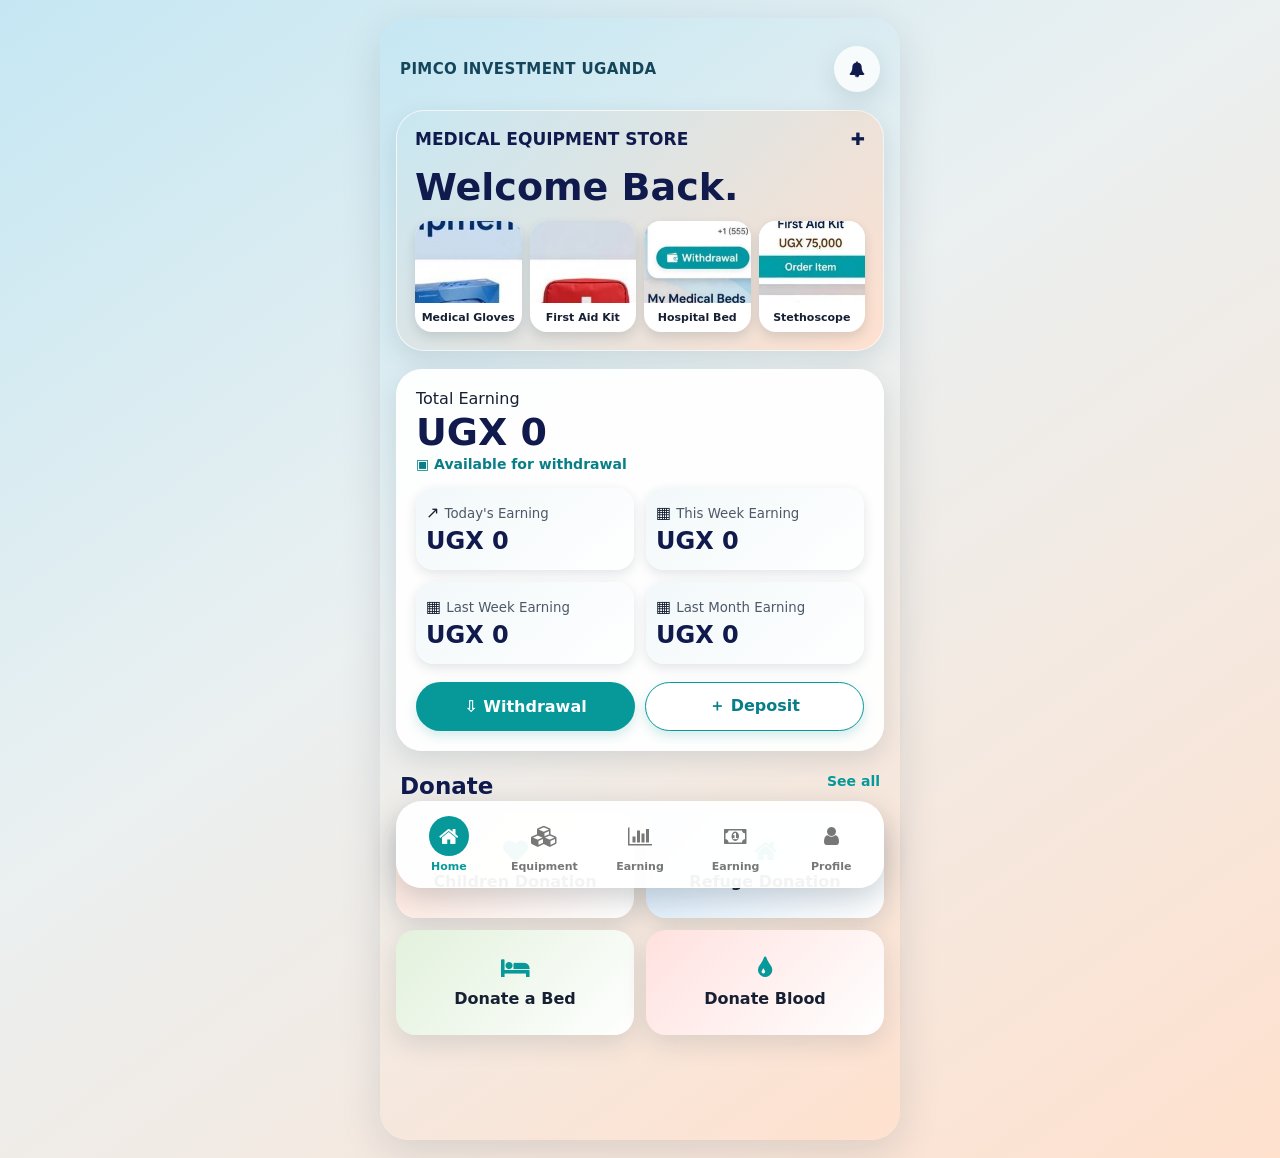
<file: index.html>
<!doctype html>
<html lang="en">
<head>
<meta charset="utf-8"><meta name="viewport" content="width=device-width,initial-scale=1,maximum-scale=1,user-scalable=no">
<meta name="theme-color" content="#d9eef5"><title>PIMCO Investment Uganda</title>
<style>
:root{--teal:#07999a;--teal2:#087e89;--navy:#101a4d;--ink:#172033;--muted:#687386;--paper:#fff;--shadow:0 9px 24px #18364a20}
*{box-sizing:border-box}body{margin:0;font-family:Inter,system-ui,-apple-system,"Segoe UI",Arial,sans-serif;color:var(--ink);background:linear-gradient(145deg,#c5e7f3 0%,#eaf0f1 42%,#ffe1ce 100%);min-height:100vh}
button,input{font:inherit}button{cursor:pointer}.app{max-width:520px;margin:auto;min-height:100vh;padding:16px 16px 105px;position:relative}
.top{display:flex;align-items:center;justify-content:space-between;padding:12px 4px 18px}.brand{font-size:15px;font-weight:850;letter-spacing:.4px;color:#15455a}.iconbtn{border:0;background:#ffffffc9;border-radius:50%;width:46px;height:46px;box-shadow:var(--shadow);display:grid;place-items:center;color:var(--navy)}
h1{font-size:36px;line-height:1.1;color:var(--navy);margin:12px 4px 20px;font-weight:850}h2{font-size:23px;color:var(--navy);margin:22px 4px 14px}h3{margin:0 0 6px;color:var(--navy)}
.card{background:#fffffff2;border-radius:26px;padding:20px;box-shadow:var(--shadow);margin-bottom:16px}
.hero{background:linear-gradient(135deg,#c8e7f2,#ffe0ce);border:1px solid #ffffffa8;border-radius:28px;padding:18px;box-shadow:var(--shadow);margin-bottom:18px}
.herohead{display:flex;align-items:center;justify-content:space-between;font-weight:800;color:var(--navy);font-size:17px}.hero h1{margin:18px 0 12px;font-size:38px}
.carousel{display:grid;grid-template-columns:repeat(4,1fr);gap:8px}.slide{background:#fff;border-radius:17px;overflow:hidden;box-shadow:0 5px 12px #142e3a24;text-align:center;font-size:11px;font-weight:750}.slide img{width:100%;height:82px;object-fit:cover;display:block}.slide span{display:block;padding:8px 2px}
.balance{font-size:38px;font-weight:900;color:var(--navy);margin:2px 0}.sub{color:var(--teal2);font-size:14px;font-weight:650}.stats{display:grid;grid-template-columns:1fr 1fr;gap:12px;margin-top:16px}.stat{padding:15px 10px;border-radius:18px;background:linear-gradient(140deg,#f2f8fa,#fff);box-shadow:0 4px 12px #1c304020}.stat small{color:#4d5968}.stat strong{display:block;font-size:24px;color:var(--navy);margin-top:5px}
.actions{display:grid;grid-template-columns:1fr 1fr;gap:10px;margin-top:18px}.btn{border:0;border-radius:999px;padding:13px 12px;font-weight:800;background:var(--teal);color:white;box-shadow:0 5px 12px #078c8c2b}.btn.outline{background:#fff;color:var(--teal2);border:1.5px solid var(--teal)}
.donations{display:grid;grid-template-columns:1fr 1fr;gap:12px}.donate{min-height:105px;border-radius:20px;padding:14px;background:linear-gradient(135deg,#ffe5da,#fff);display:flex;flex-direction:column;align-items:center;justify-content:center;gap:8px;box-shadow:var(--shadow);font-weight:700;text-align:center}.donate:nth-child(2){background:linear-gradient(135deg,#d6e9fa,#fff)}.donate:nth-child(3){background:linear-gradient(135deg,#e2f1dc,#fff)}.donate:nth-child(4){background:linear-gradient(135deg,#ffe1df,#fff)}
.grid{display:grid;grid-template-columns:1fr 1fr;gap:13px}.product{background:#fff;border-radius:20px;padding:12px;text-align:center;box-shadow:var(--shadow);display:flex;flex-direction:column;align-items:center}.product img{width:100%;height:128px;object-fit:contain;border-radius:13px;background:linear-gradient(135deg,#f0f8fa,#fff)}.product h3{font-size:15px;margin:10px 0 3px}.price{font-weight:850;color:#80552c;margin-bottom:10px}.product .btn{width:100%;border-radius:12px;padding:10px}
.profile{text-align:center}.avatar{width:118px;height:118px;border-radius:50%;margin:0 auto 12px;background:linear-gradient(135deg,#d9eaf2,#fce1d4);display:grid;place-items:center;color:#3c7284}.profile h2{margin:4px}.phone{color:#687386;margin:7px}.profile .actions{margin-top:18px}.bedgrid{display:grid;grid-template-columns:1fr 1fr;gap:12px}.bedgrid img{width:100%;height:150px;object-fit:cover;border-radius:16px}.menu{padding:0;overflow:hidden}.menuitem{display:flex;align-items:center;gap:14px;padding:16px;border-bottom:1px solid #edf0f2;font-weight:650}.menuitem:last-child{border:0}.roundicon{background:#e5f6f5;color:var(--teal);border-radius:50%;width:42px;height:42px;display:grid;place-items:center}.logout{background:#df343b;width:100%;margin-top:14px}
.inviteart{background:linear-gradient(135deg,#ffe2d5,#d9eff7);border-radius:18px;padding:28px;text-align:center;font-size:54px}.codebox{background:#f6f3ef;border-radius:16px;padding:14px;margin-top:15px;text-align:left}.code{font-size:27px;color:var(--teal);font-weight:900}.commission{margin:12px 0}.bar{height:10px;background:#e6ebee;border-radius:20px;overflow:hidden}.bar i{display:block;height:100%;background:var(--teal);border-radius:20px}.rowline{display:flex;justify-content:space-between;gap:12px;margin:12px 0;font-weight:700}
.nav{position:fixed;z-index:10;bottom:12px;left:50%;transform:translateX(-50%);width:min(488px,calc(100% - 24px));background:#fffffff2;border-radius:26px;box-shadow:0 10px 30px #172a3c35;display:grid;grid-template-columns:repeat(5,1fr);padding:10px 5px max(10px,env(safe-area-inset-bottom))}
.nav button{border:0;background:transparent;color:#777;display:flex;flex-direction:column;align-items:center;gap:4px;font-size:11px;font-weight:650;padding:5px 0}.nav button.active{color:var(--teal)}.nav button.active .navico{background:var(--teal);color:white}.navico{width:40px;height:40px;border-radius:50%;display:grid;place-items:center}
.page{display:none}.page.active{display:block}.empty{padding:26px;text-align:center;color:var(--muted)}
.modalback{position:fixed;inset:0;background:#0e1c2b70;display:none;align-items:flex-end;justify-content:center;z-index:30}.modal{background:#fff;border-radius:25px 25px 0 0;width:min(520px,100%);padding:24px 20px 30px;box-shadow:0 -10px 35px #0002}.modal input{width:100%;padding:13px;border:1px solid #ccd6dc;border-radius:12px;margin:8px 0 15px}.close{float:right;border:0;background:#edf2f4;border-radius:50%;width:34px;height:34px}
.toast{position:fixed;z-index:40;bottom:100px;left:50%;transform:translateX(-50%);background:#15243a;color:#fff;padding:11px 18px;border-radius:99px;display:none;font-size:13px}
@media(min-width:600px){body{padding:18px 0}.app{border-radius:28px;box-shadow:0 12px 40px #172a3c20;background:linear-gradient(145deg,#c5e7f3 0%,#eaf0f1 42%,#ffe1ce 100%)}}

@font-face{font-family:'FA';src:url('assets/fontawesome.otf') format('opentype');font-weight:normal;font-style:normal;font-display:block}
.fa{font-family:'FA'!important;font-weight:normal;font-style:normal;display:inline-block;line-height:1}
.navico .fa{font-size:21px}.roundicon .fa{font-size:18px}.donate .fa{font-size:25px;color:var(--teal)}
</style></head><body>
<div class="app">
<header class="top"><div class="brand">PIMCO INVESTMENT UGANDA</div><button class="iconbtn" onclick="toast('No new notifications')" aria-label="Notifications"><i class="fa">&#xf0f3;</i></button></header>
<section id="home" class="page active">
<div class="hero"><div class="herohead">MEDICAL EQUIPMENT STORE <span>✚</span></div><h1>Welcome Back.</h1><div class="carousel">
<div class="slide"><img src="assets/gloves.jpg" alt="Medical gloves"><span>Medical Gloves</span></div><div class="slide"><img src="assets/first-aid.jpg" alt="First aid kit"><span>First Aid Kit</span></div><div class="slide"><img src="assets/bed.jpg" alt="Hospital bed"><span>Hospital Bed</span></div><div class="slide"><img src="assets/nebulizer.jpg" alt="Stethoscope"><span>Stethoscope</span></div></div></div>
<div class="card"><div>Total Earning</div><div class="balance">UGX 0</div><div class="sub">▣ Available for withdrawal</div><div class="stats"><div class="stat">↗ <small>Today's Earning</small><strong>UGX 0</strong></div><div class="stat">▦ <small>This Week Earning</small><strong>UGX 0</strong></div><div class="stat">▦ <small>Last Week Earning</small><strong>UGX 0</strong></div><div class="stat">▦ <small>Last Month Earning</small><strong>UGX 0</strong></div></div><div class="actions"><button class="btn" onclick="openModal('Withdrawal')">⇩ Withdrawal</button><button class="btn outline" onclick="openModal('Deposit')">＋ Deposit</button></div></div>
<h2>Donate <span style="float:right;font-size:14px;color:var(--teal)">See all</span></h2><div class="donations"><div class="donate"><i class="fa">&#xf004;</i><span>Children Donation</span></div><div class="donate"><i class="fa">&#xf015;</i><span>Refuge Donation</span></div><div class="donate"><i class="fa">&#xf236;</i><span>Donate a Bed</span></div><div class="donate"><i class="fa">&#xf043;</i><span>Donate Blood</span></div></div>
</section>
<section id="equipment" class="page"><h1>Equipment</h1><div class="grid" id="products"></div></section>
<section id="earning" class="page"><h1>Earning</h1><div class="card"><div>Total Earning</div><div class="balance">UGX 0</div><p class="sub">Your earnings summary</p><div class="stats"><div class="stat">Today<strong>UGX 0</strong></div><div class="stat">This week<strong>UGX 0</strong></div><div class="stat">Last week<strong>UGX 0</strong></div><div class="stat">This month<strong>UGX 0</strong></div></div></div><div class="card"><h3>Commission levels</h3><div class="commission">LV1 · Direct invites — 30%<div class="bar"><i style="width:100%"></i></div></div><div class="commission">LV2 · Second level — 5%<div class="bar"><i style="width:35%"></i></div></div><div class="commission">LV3 · Third level — 2%<div class="bar"><i style="width:15%"></i></div></div></div></section>
<section id="bonus" class="page"><h1>Invite</h1><div class="card"><h2 style="margin-top:0;text-align:center">Invite Friends & Earn</h2><div class="inviteart">👥 🎁</div><div class="codebox">Invite Code:<div class="rowline"><span class="code">MED1234</span><button class="btn outline" onclick="copyText('MED1234')">Copy</button></div></div><div class="codebox">Invite Link<div class="rowline"><small>https://medstore.app/invite?code=MED1234</small><button class="btn outline" onclick="copyText('https://medstore.app/invite?code=MED1234')">Copy</button></div></div><div class="actions"><button class="btn" onclick="copyText('https://medstore.app/invite?code=MED1234')">Share Invite Link</button><button class="btn outline" onclick="copyText('MED1234')">Copy Code</button></div></div><div class="card"><h2 style="margin-top:0">Commission Levels</h2><div class="rowline">LV1 <span>30% — Direct invites</span></div><div class="bar"><i style="width:100%"></i></div><div class="rowline">LV2 <span>5% — Second level</span></div><div class="bar"><i style="width:35%"></i></div><div class="rowline">LV3 <span>2% — Third level</span></div><div class="bar"><i style="width:15%"></i></div><h2>How it works</h2><p>Share your link → Friend joins → You earn commission.</p></div></section>
<section id="profile" class="page"><h1>Profile</h1><div class="card profile"><div class="avatar"><i class="fa" style="font-size:58px">&#xf007;</i></div><h2>User Name</h2><div class="phone">+256 700 000 000</div><button class="btn outline" onclick="openModal('Edit Profile')">✎ Edit</button><div class="actions"><button class="btn" onclick="openModal('Withdrawal')">▣ Withdrawal</button><button class="btn outline" onclick="openModal('Deposit')">＄ Deposit</button></div></div><h2>My Medical Beds</h2><div class="bedgrid"><div><img src="assets/bed.jpg" alt="Medical bed"><center>Medical Bed</center></div><div><img src="assets/bed.jpg" alt="Medical bed"><center>Medical Bed</center></div></div><div class="card menu" style="margin-top:18px"><div class="menuitem"><span class="roundicon"><i class="fa">&#xf234;</i></span>Invite <span style="margin-left:auto">›</span></div><div class="menuitem"><span class="roundicon"><i class="fa">&#xf023;</i></span>Change Password <span style="margin-left:auto">›</span></div><div class="menuitem"><span class="roundicon"><i class="fa">&#xf025;</i></span>Customer Service <span style="margin-left:auto">›</span></div></div><button class="btn logout" onclick="toast('Demo mode: logout is disabled')">⇥ Logout</button></section>
</div>
<nav class="nav" aria-label="Main navigation">
<button class="active" onclick="go('home',this)"><span class="navico"><i class="fa">&#xf015;</i></span>Home</button>
<button onclick="go('equipment',this)"><span class="navico"><i class="fa">&#xf1b3;</i></span>Equipment</button>
<button onclick="go('earning',this)"><span class="navico"><i class="fa">&#xf080;</i></span>Earning</button>
<button onclick="go('bonus',this)"><span class="navico"><i class="fa">&#xf0d6;</i></span>Earning</button>
<button onclick="go('profile',this)"><span class="navico"><i class="fa">&#xf007;</i></span>Profile</button>
</nav>
<div class="modalback" id="modalback" onclick="if(event.target===this)closeModal()"><div class="modal"><button class="close" onclick="closeModal()">✕</button><h2 id="modalTitle">Action</h2><p id="modalText">This is a local interface preview.</p><label id="fieldLabel">Amount (UGX)</label><input id="modalInput" placeholder="Enter amount"><button class="btn" style="width:100%" onclick="submitModal()">Continue</button></div></div><div class="toast" id="toast"></div>
<script>
const products=[
['Examination Gloves Box','25,000','gloves.jpg'],['First Aid Kit','75,000','first-aid.jpg'],['Wheelchair','480,000','wheelchair.jpg'],['Nebulizer','165,000','nebulizer.jpg'],['Blood Pressure Monitor','95,000','first-aid.jpg'],['Digital Thermometer','18,000','nebulizer.jpg'],['Stethoscope','55,000','nebulizer.jpg'],['Pulse Oximeter','45,000','first-aid.jpg']
];
document.getElementById('products').innerHTML=products.map(p=>`<article class="product"><img src="assets/${p[2]}" alt="${p[0]}"><h3>${p[0]}</h3><div class="price">UGX ${p[1]}</div><button class="btn" onclick="order('${p[0]}')">Order Item</button></article>`).join('');
function go(id,btn){document.querySelectorAll('.page').forEach(p=>p.classList.toggle('active',p.id===id));document.querySelectorAll('.nav button').forEach(b=>b.classList.remove('active'));btn.classList.add('active');window.scrollTo({top:0,behavior:'smooth'})}
function toast(msg){let t=document.getElementById('toast');t.textContent=msg;t.style.display='block';clearTimeout(window.tt);window.tt=setTimeout(()=>t.style.display='none',2200)}
function copyText(s){if(navigator.clipboard&&window.isSecureContext){navigator.clipboard.writeText(s).then(()=>toast('Copied to clipboard')).catch(()=>toast(s))}else{let x=document.createElement('textarea');x.value=s;document.body.appendChild(x);x.select();document.execCommand('copy');x.remove();toast('Copied to clipboard')}}
function openModal(title){document.getElementById('modalTitle').textContent=title;document.getElementById('modalText').textContent=title==='Edit Profile'?'Update your demo profile details.':'Demo interface only. No real money or payment is processed.';document.getElementById('fieldLabel').textContent=title==='Edit Profile'?'Display name':'Amount (UGX)';document.getElementById('modalInput').placeholder=title==='Edit Profile'?'Your name':'Enter amount';document.getElementById('modalback').style.display='flex'}
function closeModal(){document.getElementById('modalback').style.display='none'}
function submitModal(){toast('Preview only — connect a backend to process this action');closeModal()}
function order(name){document.getElementById('modalTitle').textContent='Order '+name;document.getElementById('modalText').textContent='Order preview only. Connect a backend to submit real orders.';document.getElementById('fieldLabel').textContent='Quantity';document.getElementById('modalInput').placeholder='1';document.getElementById('modalback').style.display='flex'}
</script></body></html>
</file>
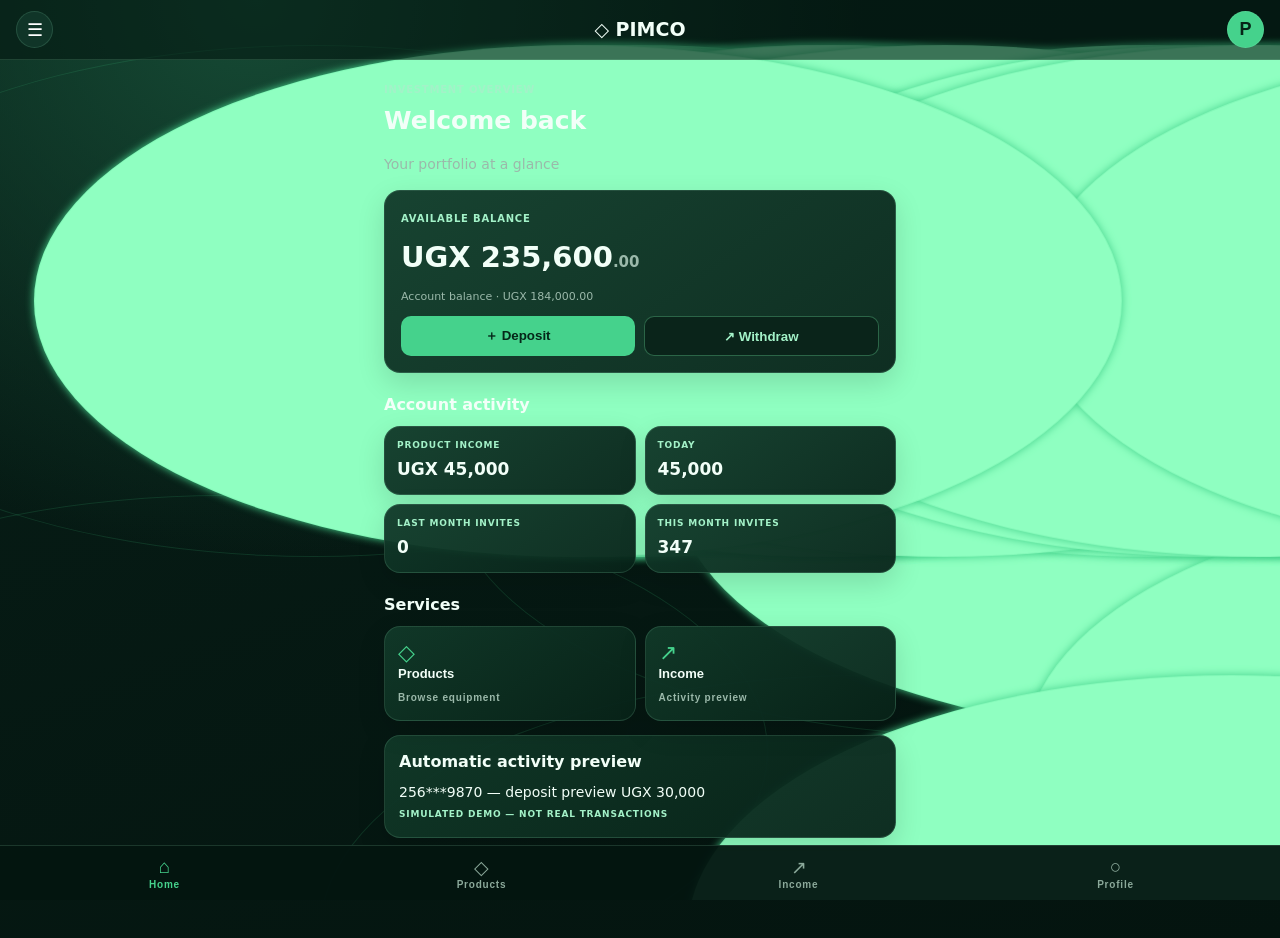
<file: PIMCO_MOBILE_WAVE_BUILD_20261119/index.html>
<!doctype html>
<html lang="en"><head><meta charset="utf-8"><meta name="viewport" content="width=device-width,initial-scale=1,viewport-fit=cover"><meta name="theme-color" content="#062d20"><title>PIMCO Investment Platform</title><link rel="stylesheet" href="static/style.css"></head>
<body><div class="ambient" aria-hidden="true"><i></i><i></i><i></i><i></i><div id="particles"></div></div>
<header><button onclick="toast('Menu preview')">☰</button><b>◇ PIMCO</b><button class="avatar" onclick="showPage('profile')">P</button></header>
<main class="shell">
<section class="page active" id="home"><small>INVESTMENT OVERVIEW</small><h1>Welcome back</h1><p class="muted">Your portfolio at a glance</p>
<article class="panel balance"><small>AVAILABLE BALANCE</small><h2>UGX 235,600<span>.00</span></h2><p class="muted">Account balance · UGX 184,000.00</p><div class="actions"><button onclick="openDeposit()">＋ Deposit</button><button onclick="toast('Withdrawal demo preview only')">↗ Withdraw</button></div></article>
<h3>Account activity</h3><div class="stats"><article class="panel"><small>PRODUCT INCOME</small><b>UGX 45,000</b></article><article class="panel"><small>TODAY</small><b>45,000</b></article><article class="panel"><small>LAST MONTH INVITES</small><b>0</b></article><article class="panel"><small>THIS MONTH INVITES</small><b>347</b></article></div>
<h3>Services</h3><div class="services"><button class="panel service" onclick="showPage('products')">◇<b>Products</b><small>Browse equipment</small></button><button class="panel service" onclick="showPage('income')">↗<b>Income</b><small>Activity preview</small></button></div>
<article class="panel recent"><h3>Automatic activity preview</h3><div id="activity">Sample notifications rotate here.</div><small>SIMULATED DEMO — NOT REAL TRANSACTIONS</small></article></section>
<section class="page" id="products"><small>PIMCO MARKETPLACE</small><h1>Medical products</h1><article class="panel product">✚ &nbsp; Patient monitor</article><article class="panel product">✚ &nbsp; First aid kit</article><article class="panel product">✚ &nbsp; Oxygen equipment</article></section>
<section class="page" id="income"><small>ACCOUNT RECORDS</small><h1>Income activity</h1><article class="panel product">Demo figures only. No payments or earnings are processed.</article></section>
<section class="page" id="profile"><small>ACCOUNT</small><h1>My profile</h1><article class="panel product">PIMCO Member · Mobile preview</article></section></main>

<div id="depositModal" class="deposit-overlay" hidden>
<section class="deposit-card panel">
<button class="deposit-close" onclick="closeDeposit()">×</button>
<small>PIMCO PAYMENT</small>
<h2>Make a Deposit</h2>
<p class="muted">Send money to the payment details below.</p>
<div class="payment-detail">
<small>PAYMENT NUMBER</small>
<strong>0758878297</strong>
<button type="button" onclick="copyPaymentNumber()">Copy number</button>
<small>RECIPIENT</small>
<strong>Shakira Nantongo</strong>
</div>
<label for="depositAmount">Amount (UGX)</label>
<input id="depositAmount" type="number" min="1" step="1" placeholder="Enter amount">
<label for="depositReference">Mobile money transaction reference</label>
<input id="depositReference" type="text" maxlength="80" placeholder="Enter transaction reference">
<p class="deposit-note">Your request will remain pending until your payment is checked.</p>
<button id="depositSubmit" class="deposit-submit" onclick="submitDeposit()">I Have Sent Money</button>
<button class="deposit-back" onclick="closeDeposit()">Back</button>
<p id="depositMessage" role="status"></p>
</section>
</div>

<nav><button class="selected" data-page="home" onclick="showPage('home')">⌂<small>Home</small></button><button data-page="products" onclick="showPage('products')">◇<small>Products</small></button><button data-page="income" onclick="showPage('income')">↗<small>Income</small></button><button data-page="profile" onclick="showPage('profile')">○<small>Profile</small></button></nav><div id="toast"></div><script src="static/app.js"></script></body></html>
</file>
<file: PIMCO_MOBILE_WAVE_BUILD_20261119/static/style.css>
:root{--g:#45d28c;--m:#a3f2c8;--t:#f2fff8;--mut:#9bb9aa;--line:#94e5b829}*{box-sizing:border-box}body{margin:0;min-height:100vh;padding-bottom:82px;color:var(--t);font:14px/1.45 system-ui;background:radial-gradient(ellipse at 20% 0%,#164b35,transparent 42%),linear-gradient(160deg,#071e17,#04140f);overflow-x:hidden}.ambient{position:fixed;inset:0;overflow:hidden;pointer-events:none;z-index:0}.ambient i{position:absolute;width:85vw;height:40vw;border:1px solid #45d28c25;border-radius:50%;left:-18%;top:5%;animation:wave 17s ease-in-out infinite alternate}.ambient i:nth-child(2){top:25%;left:35%;animation-duration:23s;animation-delay:-5s}.ambient i:nth-child(3){top:55%;left:-25%;animation-duration:20s;animation-delay:-9s}.ambient i:nth-child(4){top:75%;left:25%;animation-duration:26s;animation-delay:-3s}@keyframes wave{0%{transform:translate(-3%,0) rotate(-18deg) scale(.92)}50%{transform:translate(5%,22px) rotate(-8deg) scale(1.08)}100%{transform:translate(-1%,38px) rotate(-23deg) scale(1)}}.particle{position:absolute;width:3px;height:3px;border-radius:50%;background:#8fffc1;box-shadow:0 0 9px var(--g);animation:float linear infinite}@keyframes float{from{transform:translateY(105vh);opacity:0}20%{opacity:.4}to{transform:translateY(-10vh) translateX(35px);opacity:0}}header,.shell,nav{position:relative;z-index:1}header{height:60px;display:flex;align-items:center;justify-content:space-between;padding:0 16px;background:#04181199;border-bottom:1px solid var(--line)}header button{width:37px;height:37px;border-radius:50%;border:1px solid var(--line);background:#103528;color:white;font-size:18px}header b{font-size:19px}.avatar{background:var(--g);color:#062417;font-weight:bold}.shell{width:min(100%,540px);margin:auto;padding:18px 14px}.page{display:none}.page.active{display:block}small{font-size:10px;letter-spacing:.8px;color:var(--m);font-weight:750}h1{font-size:25px;margin:5px 0}h2{font-size:29px;margin:9px 0 2px}h3{font-size:16px;margin:20px 0 10px}.muted{color:var(--mut)}.panel{background:linear-gradient(145deg,#113929f2,#082319f2);border:1px solid var(--line);border-radius:16px;box-shadow:0 10px 28px #0002}.balance{padding:16px;margin:16px 0 20px}.balance h2 span{font-size:15px;color:var(--mut)}.balance p{font-size:11px}.actions{display:flex;gap:9px}.actions button{flex:1;padding:11px 7px;border-radius:10px;background:var(--g);color:#052719;border:0;font-weight:750}.actions button+button{background:#0a241a;color:var(--m);border:1px solid #6ee8a355}.stats{display:grid;grid-template-columns:repeat(2,minmax(0,1fr));gap:9px}.stats article{padding:12px;min-width:0}.stats small{display:block;font-size:9px}.stats b{display:block;font-size:17px;margin-top:5px;overflow-wrap:anywhere}.services{display:grid;grid-template-columns:repeat(2,1fr);gap:9px}.service{padding:13px;text-align:left;color:var(--g);font-size:22px;min-height:90px}.service b{display:block;color:var(--t);font-size:13px}.service small{font-size:10px;color:var(--mut)}.recent,.product{padding:14px;margin-top:14px}.recent h3{margin:0 0 9px}.recent small{font-size:9px}.product{color:var(--m)}nav{position:fixed;bottom:0;left:0;right:0;display:grid;grid-template-columns:repeat(4,1fr);padding:9px 6px calc(9px + env(safe-area-inset-bottom));background:#041610f2;border-top:1px solid var(--line)}nav button{border:0;background:none;color:#8ba99a;font-size:19px;display:grid;justify-items:center}nav small{font-size:10px;color:inherit}nav button.selected{color:var(--g)}#toast{position:fixed;z-index:5;bottom:80px;left:50%;transform:translate(-50%,12px);opacity:0;background:#e5fff0;color:#07301e;padding:10px 14px;border-radius:10px;font-size:12px;transition:.25s;max-width:90vw}#toast.show{opacity:1;transform:translate(-50%,0)}@media(max-width:360px){.shell{padding:14px 11px}.stats article{padding:10px}.stats b{font-size:15px}}@media(prefers-reduced-motion:reduce){.ambient i,.particle{animation:none!important}}

.deposit-overlay{position:fixed;inset:0;z-index:20;background:#000b;display:flex;align-items:center;justify-content:center;padding:16px;overflow-y:auto}
.deposit-overlay[hidden]{display:none}
.deposit-card{position:relative;width:min(100%,430px);padding:22px;max-height:92vh;overflow-y:auto}
.deposit-card h2{font-size:24px;margin:8px 0}
.deposit-close{position:absolute;right:14px;top:12px;border:0;background:#173d2d;color:white;border-radius:50%;width:34px;height:34px;font-size:23px}
.payment-detail{display:grid;gap:7px;padding:15px;margin:16px 0;background:#061b13;border:1px solid var(--line);border-radius:12px}
.payment-detail strong{font-size:17px;color:var(--t);margin-bottom:5px}
.payment-detail button{justify-self:start;border:1px solid #6ee8a355;background:#103528;color:var(--m);padding:7px 12px;border-radius:8px;margin-bottom:7px}
.deposit-card label{display:block;color:var(--m);font-size:12px;font-weight:700;margin:12px 0 6px}
.deposit-card input{width:100%;padding:13px;border-radius:9px;border:1px solid var(--line);background:#061b13;color:white;font-size:15px;outline:none}
.deposit-card input:focus{border-color:var(--g)}
.deposit-note{font-size:11px;color:var(--mut);line-height:1.6;margin:14px 0}
.deposit-submit,.deposit-back{width:100%;padding:13px;border-radius:10px;font-weight:750;margin-top:9px}
.deposit-submit{border:0;background:var(--g);color:#052719}
.deposit-submit:disabled{opacity:.6}
.deposit-back{border:1px solid var(--line);background:#0a241a;color:var(--m)}
#depositMessage{font-size:12px;color:var(--m);overflow-wrap:anywhere}

.deposit-overlay{position:fixed;inset:0;z-index:20;background:#000b;display:flex;align-items:center;justify-content:center;padding:16px;overflow-y:auto}
.deposit-overlay[hidden]{display:none}
.deposit-card{position:relative;width:min(100%,430px);padding:22px;max-height:92vh;overflow-y:auto}
.deposit-card h2{font-size:24px;margin:8px 0}
.deposit-close{position:absolute;right:14px;top:12px;border:0;background:#173d2d;color:white;border-radius:50%;width:34px;height:34px;font-size:23px}
.payment-detail{display:grid;gap:7px;padding:15px;margin:16px 0;background:#061b13;border:1px solid var(--line);border-radius:12px}
.payment-detail strong{font-size:17px;color:var(--t);margin-bottom:5px}
.payment-detail button{justify-self:start;border:1px solid #6ee8a355;background:#103528;color:var(--m);padding:7px 12px;border-radius:8px;margin-bottom:7px}
.deposit-card label{display:block;color:var(--m);font-size:12px;font-weight:700;margin:12px 0 6px}
.deposit-card input{width:100%;padding:13px;border-radius:9px;border:1px solid var(--line);background:#061b13;color:white;font-size:15px;outline:none}
.deposit-card input:focus{border-color:var(--g)}
.deposit-note{font-size:11px;color:var(--mut);line-height:1.6;margin:14px 0}
.deposit-submit,.deposit-back{width:100%;padding:13px;border-radius:10px;font-weight:750;margin-top:9px}
.deposit-submit{border:0;background:var(--g);color:#052719}
.deposit-submit:disabled{opacity:.6}
.deposit-back{border:1px solid var(--line);background:#0a241a;color:var(--m)}
#depositMessage{font-size:12px;color:var(--m);overflow-wrap:anywhere}
</file>
